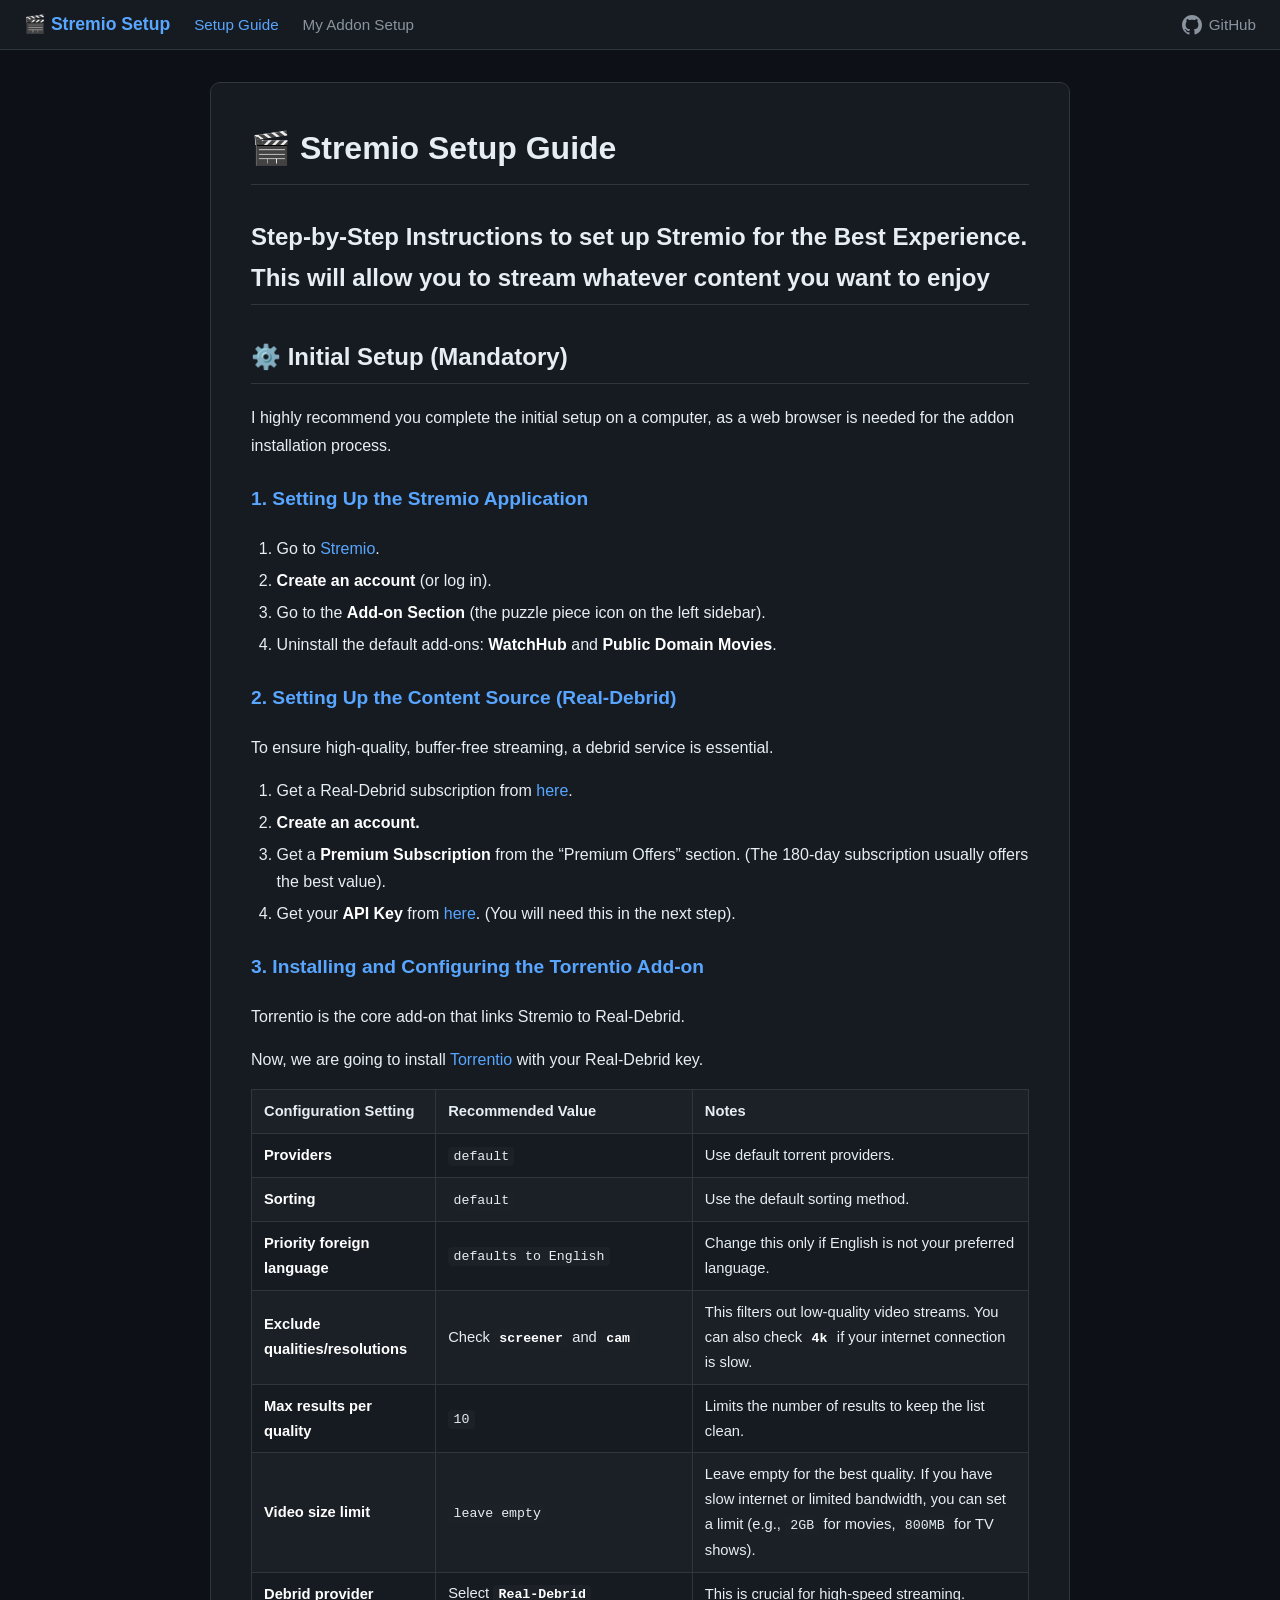
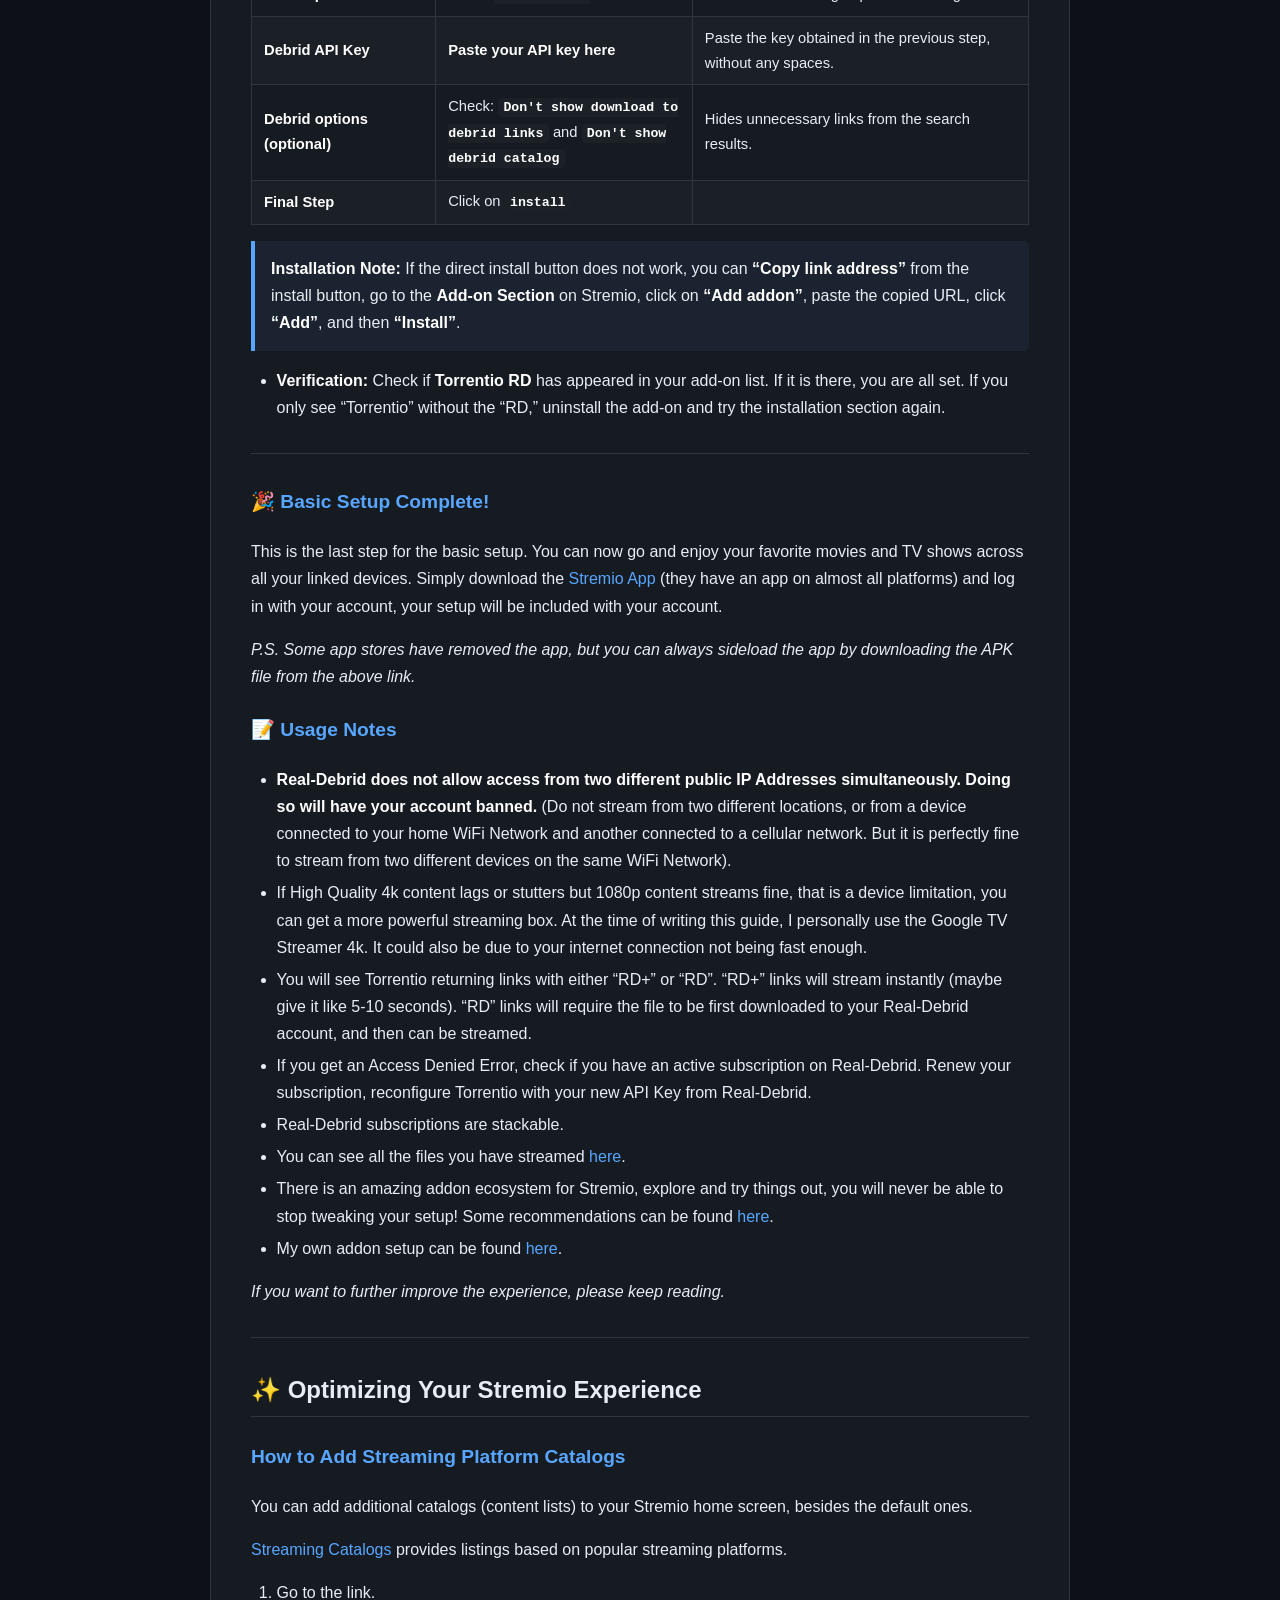
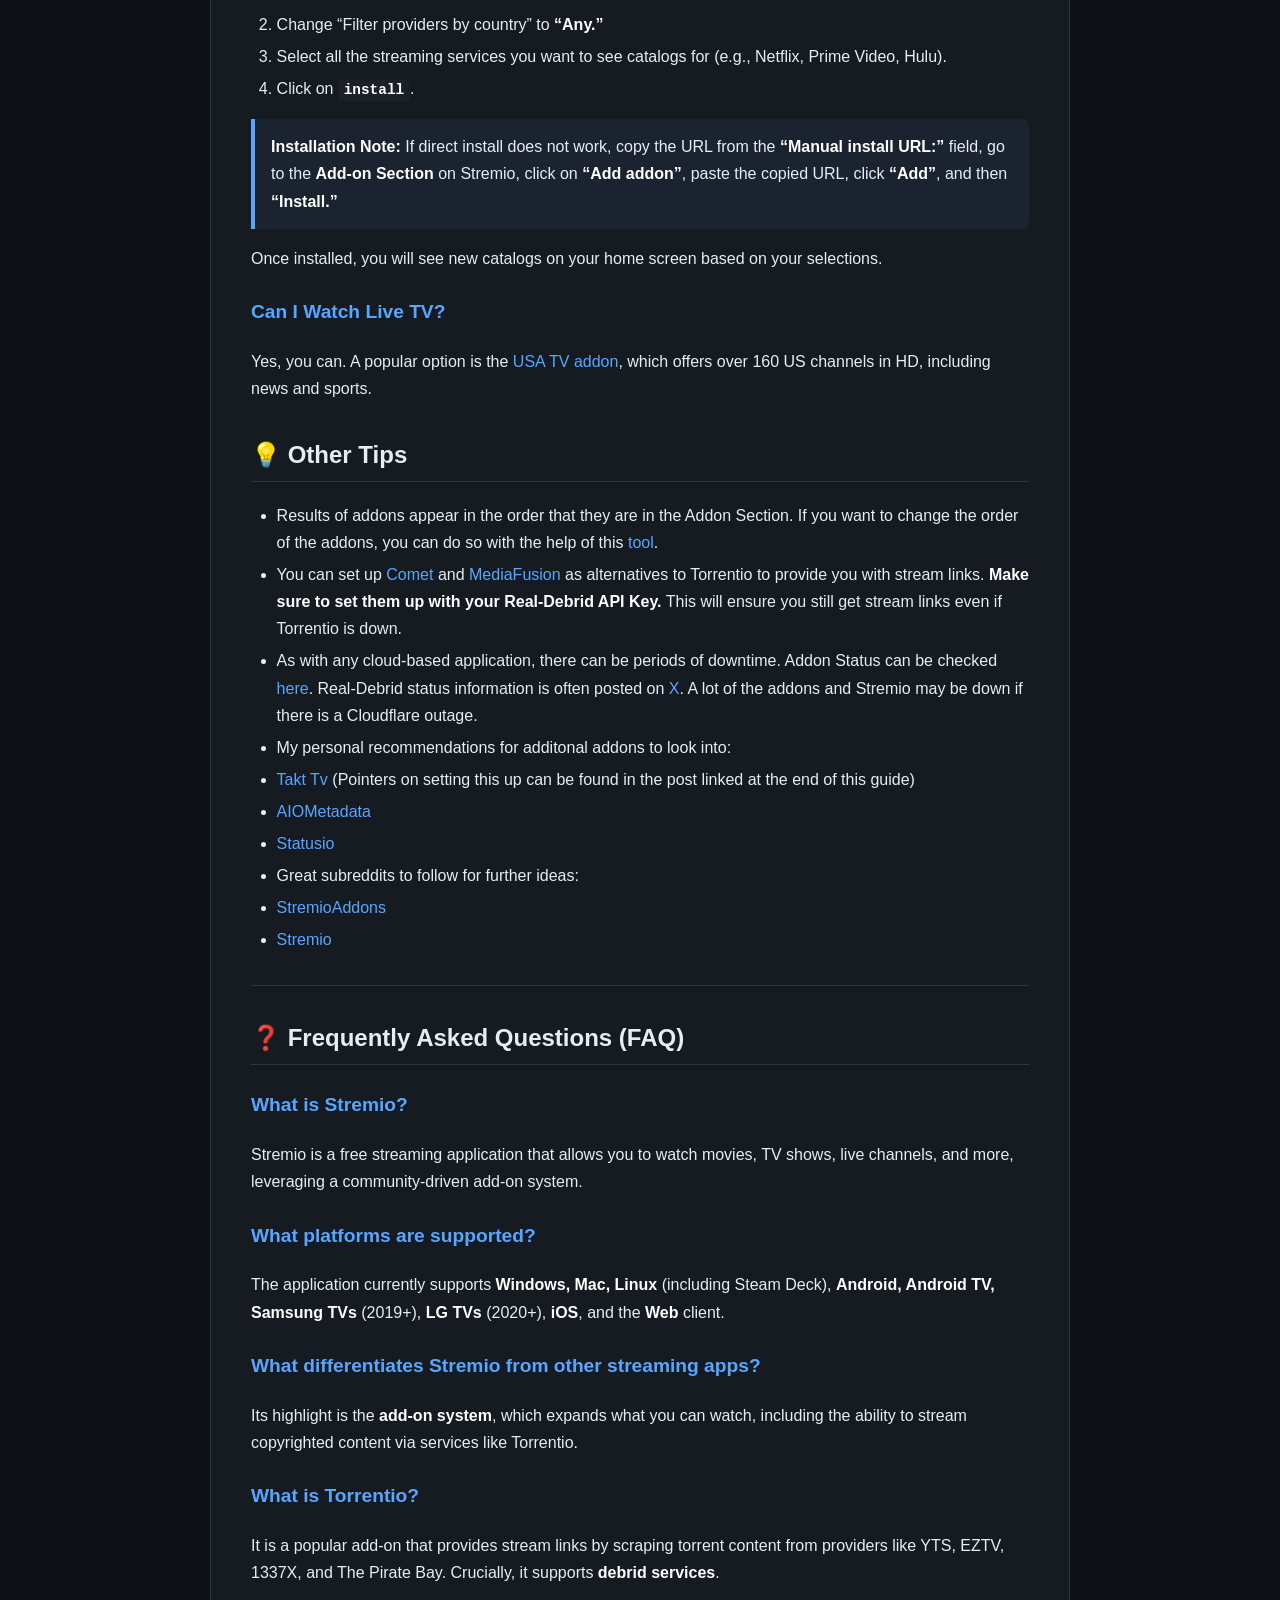
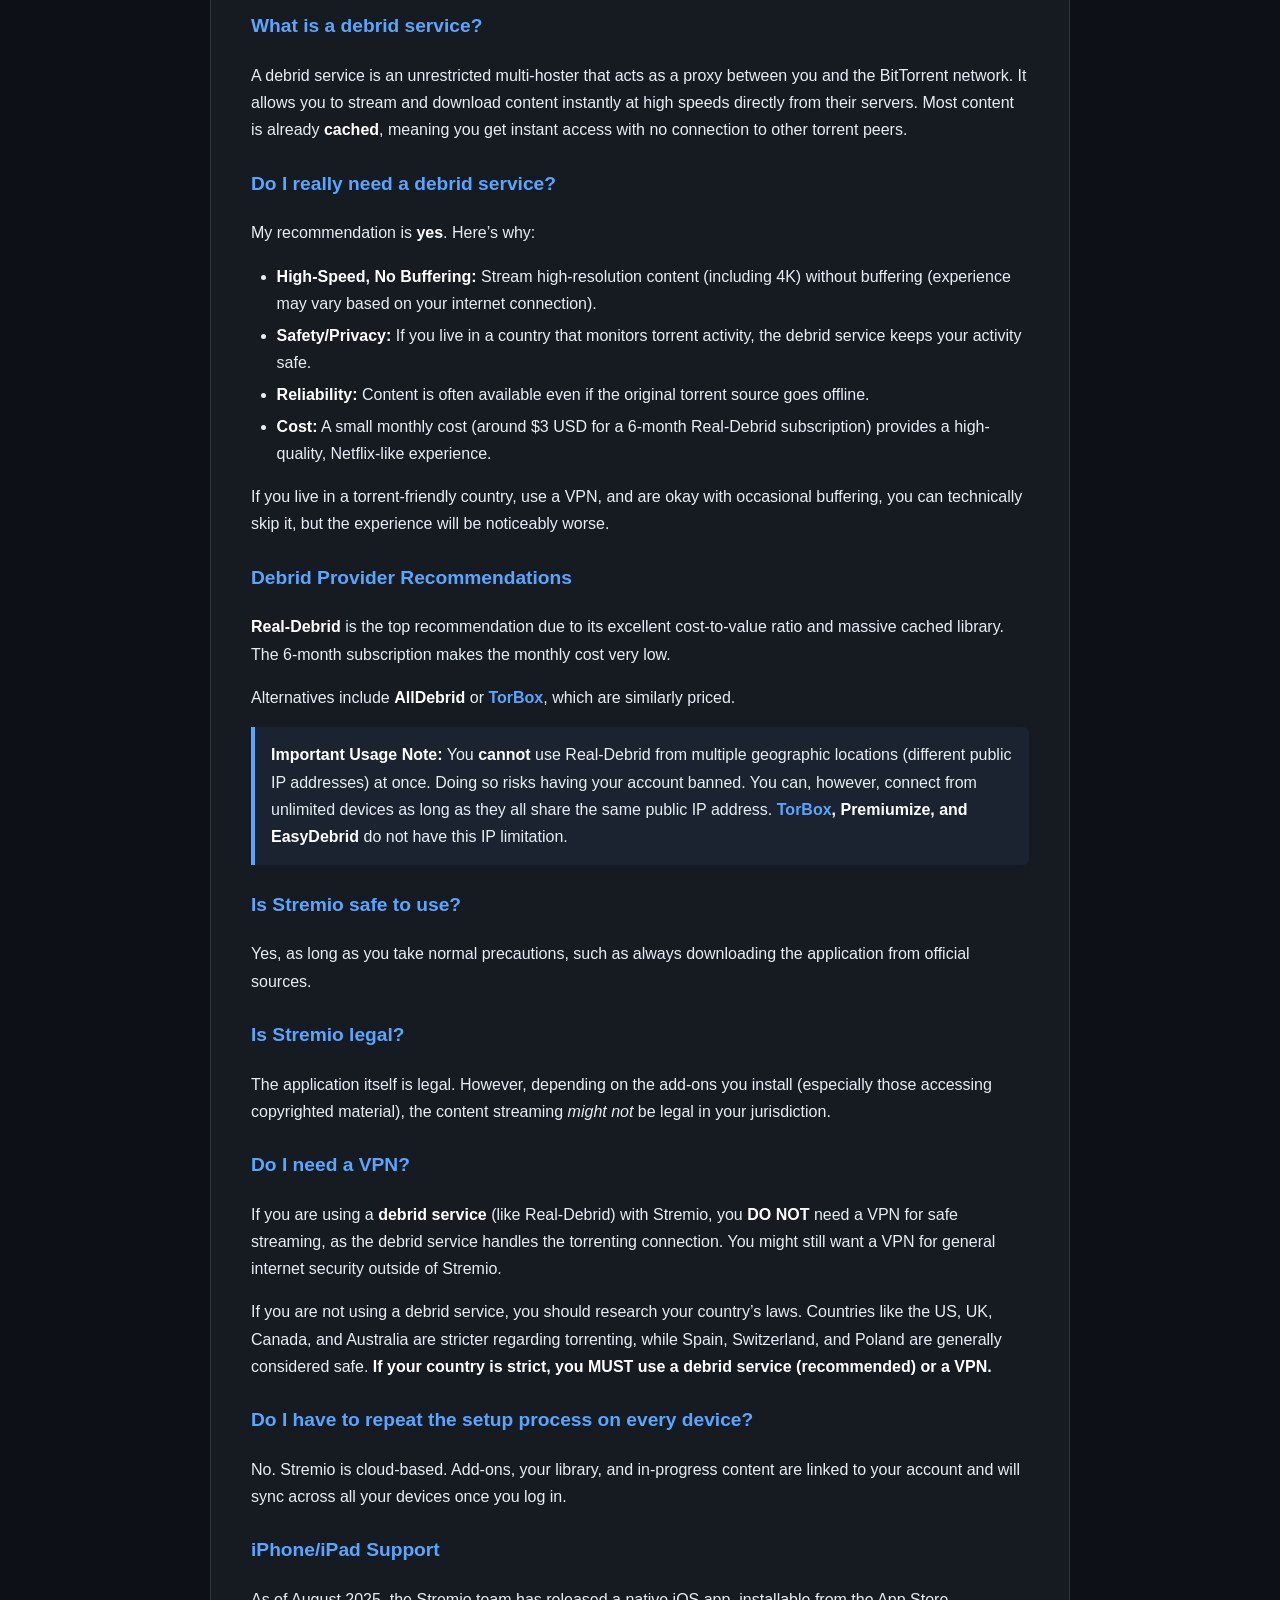
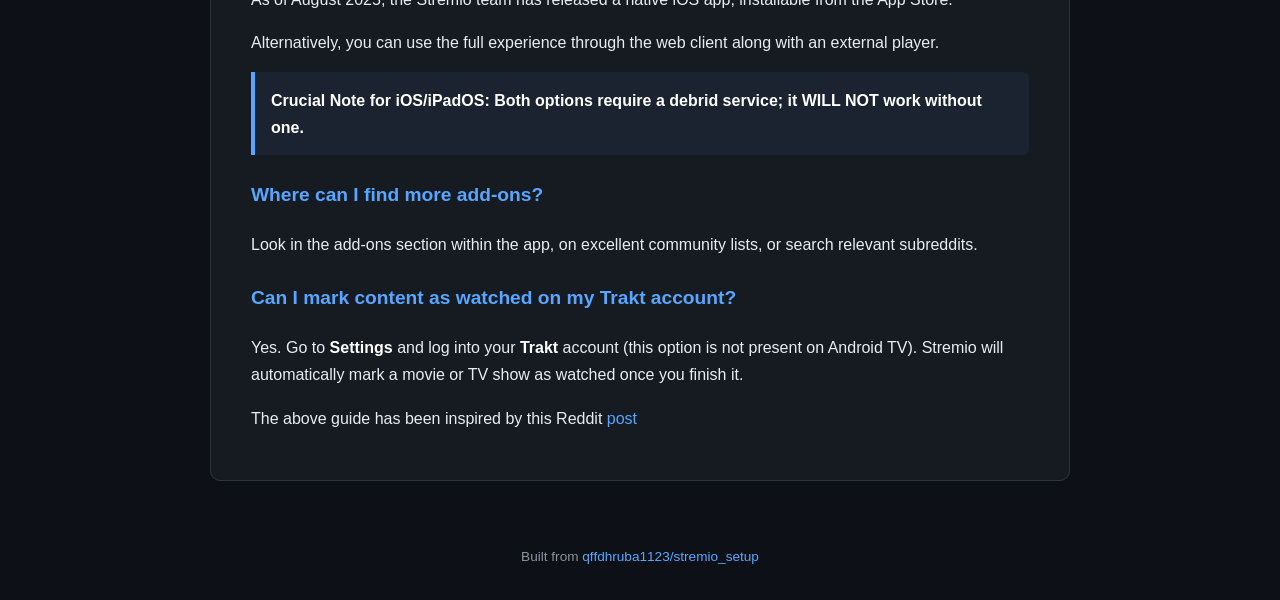
<file: docs/index.html>
<!DOCTYPE html>
<html lang="en">
<head>
    <meta charset="UTF-8" />
    <meta name="viewport" content="width=device-width, initial-scale=1.0" />
    <meta name="google-site-verification" content="xDwZLfStRJ_5f0E4oAh6kBK5lHIzD5dj_LvkGPOubVY" />
    <title>Stremio Setup Guide 2026 – How to Set Up Stremio with Real-Debrid &amp; Torrentio</title>
    <meta name="description" content="Complete step-by-step Stremio setup guide for 2026. Learn how to install Stremio, configure Real-Debrid, set up Torrentio, and stream movies &amp; TV shows in 4K with no buffering." />
    <meta name="keywords" content="Stremio setup guide, Stremio Real-Debrid, Torrentio setup, Stremio addons, Stremio 2026, how to set up Stremio, Stremio streaming guide, Stremio tutorial, best Stremio addons, Stremio debrid" />
    <meta name="author" content="qffdhruba1123" />
    <link rel="canonical" href="https://qffdhruba1123.github.io/stremio_setup/" />

    <!-- Open Graph / Facebook -->
    <meta property="og:type" content="article" />
    <meta property="og:title" content="Stremio Setup Guide 2026 – Real-Debrid, Torrentio &amp; Best Addons" />
    <meta property="og:description" content="Complete step-by-step guide to set up Stremio with Real-Debrid and Torrentio for buffer-free 4K streaming of movies and TV shows." />
    <meta property="og:url" content="https://qffdhruba1123.github.io/stremio_setup/" />
    <meta property="og:site_name" content="Stremio Setup Guide" />

    <!-- Twitter Card -->
    <meta name="twitter:card" content="summary" />
    <meta name="twitter:title" content="Stremio Setup Guide 2026 – Real-Debrid, Torrentio &amp; Best Addons" />
    <meta name="twitter:description" content="Complete step-by-step guide to set up Stremio with Real-Debrid and Torrentio for buffer-free 4K streaming." />

    <link rel="stylesheet" href="styles.css" />

    <!-- JSON-LD Structured Data: HowTo + FAQPage -->
    <script type="application/ld+json">
    {
      "@context": "https://schema.org",
      "@graph": [
        {
          "@type": "HowTo",
          "name": "How to Set Up Stremio with Real-Debrid and Torrentio",
          "description": "Step-by-step instructions to set up Stremio for the best streaming experience using Real-Debrid and Torrentio addons.",
          "step": [
            {
              "@type": "HowToStep",
              "name": "Set up the Stremio application",
              "text": "Go to web.strem.io, create an account or log in, go to the Add-on Section, and uninstall the default add-ons WatchHub and Public Domain Movies.",
              "url": "https://qffdhruba1123.github.io/stremio_setup/#1-setting-up-the-stremio-application"
            },
            {
              "@type": "HowToStep",
              "name": "Set up Real-Debrid",
              "text": "Get a Real-Debrid subscription, create an account, get a Premium Subscription, and obtain your API Key.",
              "url": "https://qffdhruba1123.github.io/stremio_setup/#2-setting-up-the-content-source-real-debrid"
            },
            {
              "@type": "HowToStep",
              "name": "Install and configure Torrentio",
              "text": "Install the Torrentio add-on, configure it with your Real-Debrid API key, exclude low-quality streams, and verify the installation.",
              "url": "https://qffdhruba1123.github.io/stremio_setup/#3-installing-and-configuring-the-torrentio-add-on"
            }
          ]
        },
        {
          "@type": "FAQPage",
          "mainEntity": [
            {
              "@type": "Question",
              "name": "What is Stremio?",
              "acceptedAnswer": {
                "@type": "Answer",
                "text": "Stremio is a free streaming application that allows you to watch movies, TV shows, live channels, and more, leveraging a community-driven add-on system."
              }
            },
            {
              "@type": "Question",
              "name": "What platforms does Stremio support?",
              "acceptedAnswer": {
                "@type": "Answer",
                "text": "Stremio supports Windows, Mac, Linux (including Steam Deck), Android, Android TV, Samsung TVs (2019+), LG TVs (2020+), iOS, and the Web client."
              }
            },
            {
              "@type": "Question",
              "name": "Do I need a debrid service for Stremio?",
              "acceptedAnswer": {
                "@type": "Answer",
                "text": "Yes, a debrid service like Real-Debrid is recommended for high-speed, buffer-free 4K streaming, improved privacy, and reliability. It costs around $3 USD/month with a 6-month subscription."
              }
            },
            {
              "@type": "Question",
              "name": "Do I need a VPN with Stremio?",
              "acceptedAnswer": {
                "@type": "Answer",
                "text": "If you are using a debrid service like Real-Debrid, you do not need a VPN for streaming, as the debrid service handles the torrenting connection. Without a debrid service, a VPN may be needed depending on your country's laws."
              }
            },
            {
              "@type": "Question",
              "name": "What is Torrentio?",
              "acceptedAnswer": {
                "@type": "Answer",
                "text": "Torrentio is a popular Stremio add-on that provides stream links by scraping torrent content from providers like YTS, EZTV, 1337X, and The Pirate Bay, with support for debrid services."
              }
            },
            {
              "@type": "Question",
              "name": "Do I have to repeat the Stremio setup on every device?",
              "acceptedAnswer": {
                "@type": "Answer",
                "text": "No. Stremio is cloud-based. Add-ons, your library, and in-progress content are linked to your account and sync across all devices."
              }
            }
          ]
        }
      ]
    }
    </script>
</head>
<body>
    <nav>
        <a class="brand" href="index.html">🎬 Stremio Setup</a>
        <a href="index.html" class="active">Setup Guide</a>
    <a href="setup.html">My Addon Setup</a>
        <span class="spacer"></span>
        <a class="github-link" href="https://github.com/qffdhruba1123/stremio_setup" target="_blank" rel="noopener">
            <svg height="20" width="20" viewBox="0 0 16 16"><path d="M8 0C3.58 0 0 3.58 0 8c0 3.54 2.29 6.53 5.47 7.59.4.07.55-.17.55-.38 0-.19-.01-.82-.01-1.49-2.01.37-2.53-.49-2.69-.94-.09-.23-.48-.94-.82-1.13-.28-.15-.68-.52-.01-.53.63-.01 1.08.58 1.23.82.72 1.21 1.87.87 2.33.66.07-.52.28-.87.51-1.07-1.78-.2-3.64-.89-3.64-3.95 0-.87.31-1.59.82-2.15-.08-.2-.36-1.02.08-2.12 0 0 .67-.21 2.2.82.64-.18 1.32-.27 2-.27.68 0 1.36.09 2 .27 1.53-1.04 2.2-.82 2.2-.82.44 1.1.16 1.92.08 2.12.51.56.82 1.27.82 2.15 0 3.07-1.87 3.75-3.65 3.95.29.25.54.73.54 1.48 0 1.07-.01 1.93-.01 2.2 0 .21.15.46.55.38A8.013 8.013 0 0016 8c0-4.42-3.58-8-8-8z"/></svg> GitHub
        </a>
    </nav>

    <div class="container">
        <h1 id="stremio-setup-guide">🎬 Stremio Setup Guide</h1>
    <h2 id="step-by-step-instructions-to-set-up-stremio-for-the-best-experience-this-will-allow-you-to-stream-whatever-content-you-want-to-enjoy">Step-by-Step Instructions to set up Stremio for the Best Experience. This will allow you to stream whatever content you want to enjoy</h2>
    <h2 id="initial-setup-mandatory">⚙️ Initial Setup (Mandatory)</h2>
    <p>I highly recommend you complete the initial setup on a computer, as a web browser is needed for the addon installation process.</p>
    <h3 id="1-setting-up-the-stremio-application">1. Setting Up the Stremio Application</h3>
    <ol>
    <li>Go to <a href="https://web.strem.io/">Stremio</a>.</li>
    <li><strong>Create an account</strong> (or log in).</li>
    <li>Go to the <strong>Add-on Section</strong> (the puzzle piece icon on the left sidebar).</li>
    <li>Uninstall the default add-ons: <strong>WatchHub</strong> and <strong>Public Domain Movies</strong>.</li>
    </ol>
    <h3 id="2-setting-up-the-content-source-real-debrid">2. Setting Up the Content Source (Real-Debrid)</h3>
    <p>To ensure high-quality, buffer-free streaming, a debrid service is essential.</p>
    <ol>
    <li>Get a Real-Debrid subscription from <a href="http://real-debrid.com/?id=15891876">here</a>.</li>
    <li><strong>Create an account.</strong></li>
    <li>Get a <strong>Premium Subscription</strong> from the &ldquo;Premium Offers&rdquo; section. (The 180-day subscription usually offers the best value).</li>
    <li>Get your <strong>API Key</strong> from <a href="https://real-debrid.com/apitoken">here</a>. (You will need this in the next step).</li>
    </ol>
    <h3 id="3-installing-and-configuring-the-torrentio-add-on">3. Installing and Configuring the Torrentio Add-on</h3>
    <p>Torrentio is the core add-on that links Stremio to Real-Debrid.</p>
    <p>Now, we are going to install <a href="https://torrentio.strem.fun/">Torrentio</a> with your Real-Debrid key.</p>
    <table>
    <thead>
    <tr>
    <th style="text-align: left;">Configuration Setting</th>
    <th style="text-align: left;">Recommended Value</th>
    <th style="text-align: left;">Notes</th>
    </tr>
    </thead>
    <tbody>
    <tr>
    <td style="text-align: left;"><strong>Providers</strong></td>
    <td style="text-align: left;"><code>default</code></td>
    <td style="text-align: left;">Use default torrent providers.</td>
    </tr>
    <tr>
    <td style="text-align: left;"><strong>Sorting</strong></td>
    <td style="text-align: left;"><code>default</code></td>
    <td style="text-align: left;">Use the default sorting method.</td>
    </tr>
    <tr>
    <td style="text-align: left;"><strong>Priority foreign language</strong></td>
    <td style="text-align: left;"><code>defaults to English</code></td>
    <td style="text-align: left;">Change this only if English is not your preferred language.</td>
    </tr>
    <tr>
    <td style="text-align: left;"><strong>Exclude qualities/resolutions</strong></td>
    <td style="text-align: left;">Check <strong><code>screener</code></strong> and <strong><code>cam</code></strong></td>
    <td style="text-align: left;">This filters out low-quality video streams. You can also check <strong><code>4k</code></strong> if your internet connection is slow.</td>
    </tr>
    <tr>
    <td style="text-align: left;"><strong>Max results per quality</strong></td>
    <td style="text-align: left;"><code>10</code></td>
    <td style="text-align: left;">Limits the number of results to keep the list clean.</td>
    </tr>
    <tr>
    <td style="text-align: left;"><strong>Video size limit</strong></td>
    <td style="text-align: left;"><code>leave empty</code></td>
    <td style="text-align: left;">Leave empty for the best quality. If you have slow internet or limited bandwidth, you can set a limit (e.g., <code>2GB</code> for movies, <code>800MB</code> for TV shows).</td>
    </tr>
    <tr>
    <td style="text-align: left;"><strong>Debrid provider</strong></td>
    <td style="text-align: left;">Select <strong><code>Real-Debrid</code></strong></td>
    <td style="text-align: left;">This is crucial for high-speed streaming.</td>
    </tr>
    <tr>
    <td style="text-align: left;"><strong>Debrid API Key</strong></td>
    <td style="text-align: left;"><strong>Paste your API key here</strong></td>
    <td style="text-align: left;">Paste the key obtained in the previous step, without any spaces.</td>
    </tr>
    <tr>
    <td style="text-align: left;"><strong>Debrid options (optional)</strong></td>
    <td style="text-align: left;">Check: <strong><code>Don't show download to debrid links</code></strong> and <strong><code>Don't show debrid catalog</code></strong></td>
    <td style="text-align: left;">Hides unnecessary links from the search results.</td>
    </tr>
    <tr>
    <td style="text-align: left;"><strong>Final Step</strong></td>
    <td style="text-align: left;">Click on <strong><code>install</code></strong></td>
    <td style="text-align: left;"></td>
    </tr>
    </tbody>
    </table>
    <blockquote>
    <p><strong>Installation Note:</strong>
    If the direct install button does not work, you can <strong>&ldquo;Copy link address&rdquo;</strong> from the install button, go to the <strong>Add-on Section</strong> on Stremio, click on <strong>&ldquo;Add addon&rdquo;</strong>, paste the copied URL, click <strong>&ldquo;Add&rdquo;</strong>, and then <strong>&ldquo;Install&rdquo;</strong>.</p>
    </blockquote>
    <ul>
    <li><strong>Verification:</strong> Check if <strong>Torrentio RD</strong> has appeared in your add-on list. If it is there, you are all set. If you only see &ldquo;Torrentio&rdquo; without the &ldquo;RD,&rdquo; uninstall the add-on and try the installation section again.</li>
    </ul>
    <hr />
    <h3 id="basic-setup-complete">🎉 Basic Setup Complete!</h3>
    <p>This is the last step for the basic setup. You can now go and enjoy your favorite movies and TV shows across all your linked devices.
    Simply download the <a href="https://www.stremio.com/downloads">Stremio App</a> (they have an app on almost all platforms) and log in with your account, your setup will be included with your account.</p>
    <p><em>P.S. Some app stores have removed the app, but you can always sideload the app by downloading the APK file from the above link.</em></p>
    <h3 id="usage-notes">📝 Usage Notes</h3>
    <ul>
    <li><strong>Real-Debrid does not allow access from two different public IP Addresses simultaneously. Doing so will have your account banned.</strong> (Do not stream from two different locations, or from a device connected to your home WiFi Network and another connected to a cellular network. But it is perfectly fine to stream from two different devices on the same WiFi Network).</li>
    <li>If High Quality 4k content lags or stutters but 1080p content streams fine, that is a device limitation, you can get a more powerful streaming box. At the time of writing this guide, I personally use the Google TV Streamer 4k. It could also be due to your internet connection not being fast enough.</li>
    <li>You will see Torrentio returning links with either &ldquo;RD+&rdquo; or &ldquo;RD&rdquo;. &ldquo;RD+&rdquo; links will stream instantly (maybe give it like 5-10 seconds). &ldquo;RD&rdquo; links will require the file to be first downloaded to your Real-Debrid account, and then can be streamed.</li>
    <li>If you get an Access Denied Error, check if you have an active subscription on Real-Debrid. Renew your subscription, reconfigure Torrentio with your new API Key from Real-Debrid.</li>
    <li>Real-Debrid subscriptions are stackable.</li>
    <li>You can see all the files you have streamed <a href="https://real-debrid.com/downloads">here</a>.</li>
    <li>There is an amazing addon ecosystem for Stremio, explore and try things out, you will never be able to stop tweaking your setup! Some recommendations can be found <a href="index.html#-other-tips">here</a>.</li>
    <li>My own addon setup can be found <a href="setup.html">here</a>.</li>
    </ul>
    <p><em>If you want to further improve the experience, please keep reading.</em></p>
    <hr />
    <h2 id="optimizing-your-stremio-experience">✨ Optimizing Your Stremio Experience</h2>
    <h3 id="how-to-add-streaming-platform-catalogs">How to Add Streaming Platform Catalogs</h3>
    <p>You can add additional catalogs (content lists) to your Stremio home screen, besides the default ones.</p>
    <p><a href="https://7a82163c306e-stremio-netflix-catalog-addon.baby-beamup.club/">Streaming Catalogs</a> provides listings based on popular streaming platforms.</p>
    <ol>
    <li>Go to the link.</li>
    <li>Change &ldquo;Filter providers by country&rdquo; to <strong>&ldquo;Any.&rdquo;</strong></li>
    <li>Select all the streaming services you want to see catalogs for (e.g., Netflix, Prime Video, Hulu).</li>
    <li>Click on <strong><code>install</code></strong>.</li>
    </ol>
    <blockquote>
    <p><strong>Installation Note:</strong>
    If direct install does not work, copy the URL from the <strong>&ldquo;Manual install URL:&rdquo;</strong> field, go to the <strong>Add-on Section</strong> on Stremio, click on <strong>&ldquo;Add addon&rdquo;</strong>, paste the copied URL, click <strong>&ldquo;Add&rdquo;</strong>, and then <strong>&ldquo;Install.&rdquo;</strong></p>
    </blockquote>
    <p>Once installed, you will see new catalogs on your home screen based on your selections.</p>
    <h3 id="can-i-watch-live-tv">Can I Watch Live TV?</h3>
    <p>Yes, you can. A popular option is the <a href="https://stremio-addons.net/addons/usa-tv">USA TV addon</a>, which offers over 160 US channels in HD, including news and sports.</p>
    <h2 id="other-tips">💡 Other Tips</h2>
    <ul>
    <li>Results of addons appear in the order that they are in the Addon Section. If you want to change the order of the addons, you can do so with the help of this <a href="https://stremio-addon-manager.vercel.app/">tool</a>.</li>
    <li>You can set up <a href="https://comet.elfhosted.com/configure">Comet</a> and <a href="https://mediafusion.elfhosted.com/configure">MediaFusion</a> as alternatives to Torrentio to provide you with stream links. <strong>Make sure to set them up with your Real-Debrid API Key.</strong> This will ensure you still get stream links even if Torrentio is down.</li>
    <li>As with any cloud-based application, there can be periods of downtime. Addon Status can be checked <a href="https://stremio-addons.net/">here</a>. Real-Debrid status information is often posted on <a href="https://x.com/RealDebrid">X</a>. A lot of the addons and Stremio may be down if there is a Cloudflare outage.</li>
    <li>My personal recommendations for additonal addons to look into:</li>
    <li><a href="https://trakt.dexter21767.com/configure/">Takt Tv</a> (Pointers on setting this up can be found in the post linked at the end of this guide)</li>
    <li><a href="https://aiometadata.elfhosted.com/configure/">AIOMetadata</a></li>
    <li><a href="https://statusio.elfhosted.com/configure">Statusio</a></li>
    <li>Great subreddits to follow for further ideas:</li>
    <li><a href="https://www.reddit.com/r/StremioAddons/">StremioAddons</a></li>
    <li><a href="https://www.reddit.com/r/Stremio/">Stremio</a> </li>
    </ul>
    <hr />
    <h2 id="frequently-asked-questions-faq">❓ Frequently Asked Questions (FAQ)</h2>
    <h3 id="what-is-stremio">What is Stremio?</h3>
    <p>Stremio is a free streaming application that allows you to watch movies, TV shows, live channels, and more, leveraging a community-driven add-on system.</p>
    <h3 id="what-platforms-are-supported">What platforms are supported?</h3>
    <p>The application currently supports <strong>Windows, Mac, Linux</strong> (including Steam Deck), <strong>Android, Android TV, Samsung TVs</strong> (2019+), <strong>LG TVs</strong> (2020+), <strong>iOS</strong>, and the <strong>Web</strong> client.</p>
    <h3 id="what-differentiates-stremio-from-other-streaming-apps">What differentiates Stremio from other streaming apps?</h3>
    <p>Its highlight is the <strong>add-on system</strong>, which expands what you can watch, including the ability to stream copyrighted content via services like Torrentio.</p>
    <h3 id="what-is-torrentio">What is Torrentio?</h3>
    <p>It is a popular add-on that provides stream links by scraping torrent content from providers like YTS, EZTV, 1337X, and The Pirate Bay. Crucially, it supports <strong>debrid services</strong>.</p>
    <h3 id="what-is-a-debrid-service">What is a debrid service?</h3>
    <p>A debrid service is an unrestricted multi-hoster that acts as a proxy between you and the BitTorrent network. It allows you to stream and download content instantly at high speeds directly from their servers. Most content is already <strong>cached</strong>, meaning you get instant access with no connection to other torrent peers.</p>
    <h3 id="do-i-really-need-a-debrid-service">Do I really need a debrid service?</h3>
    <p>My recommendation is <strong>yes</strong>. Here’s why:</p>
    <ul>
    <li><strong>High-Speed, No Buffering:</strong> Stream high-resolution content (including 4K) without buffering (experience may vary based on your internet connection).</li>
    <li><strong>Safety/Privacy:</strong> If you live in a country that monitors torrent activity, the debrid service keeps your activity safe.</li>
    <li><strong>Reliability:</strong> Content is often available even if the original torrent source goes offline.</li>
    <li><strong>Cost:</strong> A small monthly cost (around $3 USD for a 6-month Real-Debrid subscription) provides a high-quality, Netflix-like experience.</li>
    </ul>
    <p>If you live in a torrent-friendly country, use a VPN, and are okay with occasional buffering, you can technically skip it, but the experience will be noticeably worse.</p>
    <h3 id="debrid-provider-recommendations">Debrid Provider Recommendations</h3>
    <p><strong>Real-Debrid</strong> is the top recommendation due to its excellent cost-to-value ratio and massive cached library. The 6-month subscription makes the monthly cost very low.</p>
    <p>Alternatives include <strong>AllDebrid</strong> or <strong><a href="https://torbox.app/subscription?referral=d48847e0-6222-4a07-807d-e9669b345052" target="_blank" rel="noopener">TorBox</a></strong>, which are similarly priced.</p>
    <blockquote>
    <p><strong>Important Usage Note:</strong>
    You <strong>cannot</strong> use Real-Debrid from multiple geographic locations (different public IP addresses) at once. Doing so risks having your account banned. You can, however, connect from unlimited devices as long as they all share the same public IP address. <strong><a href="https://torbox.app/subscription?referral=d48847e0-6222-4a07-807d-e9669b345052" target="_blank" rel="noopener">TorBox</a>, Premiumize, and EasyDebrid</strong> do not have this IP limitation.</p>
    </blockquote>
    <h3 id="is-stremio-safe-to-use">Is Stremio safe to use?</h3>
    <p>Yes, as long as you take normal precautions, such as always downloading the application from official sources.</p>
    <h3 id="is-stremio-legal">Is Stremio legal?</h3>
    <p>The application itself is legal. However, depending on the add-ons you install (especially those accessing copyrighted material), the content streaming <em>might not</em> be legal in your jurisdiction.</p>
    <h3 id="do-i-need-a-vpn">Do I need a VPN?</h3>
    <p>If you are using a <strong>debrid service</strong> (like Real-Debrid) with Stremio, you <strong>DO NOT</strong> need a VPN for safe streaming, as the debrid service handles the torrenting connection. You might still want a VPN for general internet security outside of Stremio.</p>
    <p>If you are not using a debrid service, you should research your country&rsquo;s laws. Countries like the US, UK, Canada, and Australia are stricter regarding torrenting, while Spain, Switzerland, and Poland are generally considered safe. <strong>If your country is strict, you MUST use a debrid service (recommended) or a VPN.</strong></p>
    <h3 id="do-i-have-to-repeat-the-setup-process-on-every-device">Do I have to repeat the setup process on every device?</h3>
    <p>No. Stremio is cloud-based. Add-ons, your library, and in-progress content are linked to your account and will sync across all your devices once you log in.</p>
    <h3 id="iphoneipad-support">iPhone/iPad Support</h3>
    <p>As of August 2025, the Stremio team has released a native iOS app, installable from the App Store.</p>
    <p>Alternatively, you can use the full experience through the web client along with an external player.</p>
    <blockquote>
    <p><strong>Crucial Note for iOS/iPadOS:</strong>
    <strong>Both options require a debrid service; it WILL NOT work without one.</strong></p>
    </blockquote>
    <h3 id="where-can-i-find-more-add-ons">Where can I find more add-ons?</h3>
    <p>Look in the add-ons section within the app, on excellent community lists, or search relevant subreddits.</p>
    <h3 id="can-i-mark-content-as-watched-on-my-trakt-account">Can I mark content as watched on my Trakt account?</h3>
    <p>Yes. Go to <strong>Settings</strong> and log into your <strong>Trakt</strong> account (this option is not present on Android TV). Stremio will automatically mark a movie or TV show as watched once you finish it.</p>
    <p>The above guide has been inspired by this Reddit <a href="https://www.reddit.com/r/StremioAddons/comments/17833ms/stremio_all_you_need_to_know/">post</a></p>
    </div>

    <footer>
        Built from <a href="https://github.com/qffdhruba1123/stremio_setup">qffdhruba1123/stremio_setup</a>
    </footer>

    <script data-goatcounter="https://qffdstremiosetup.goatcounter.com/count"
            async src="//gc.zgo.at/count.js"></script>
</body>
</html>
</file>
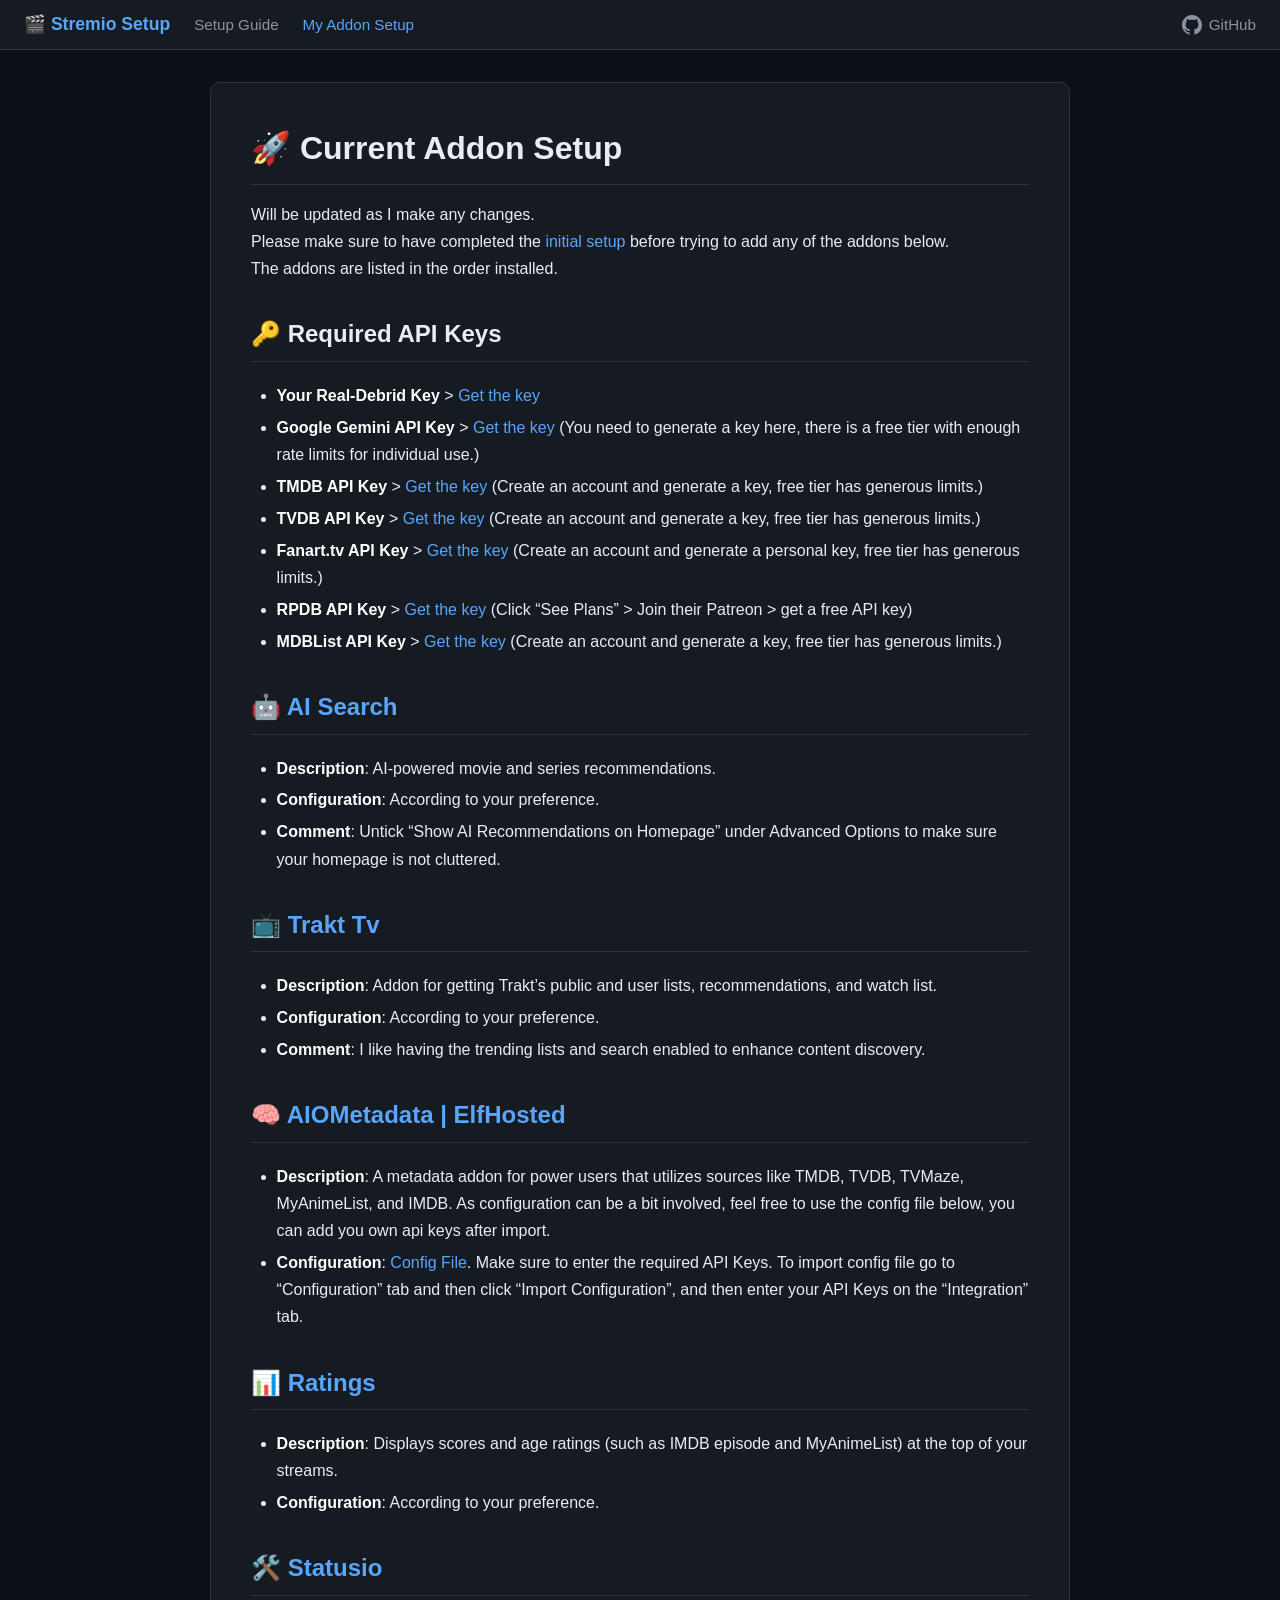
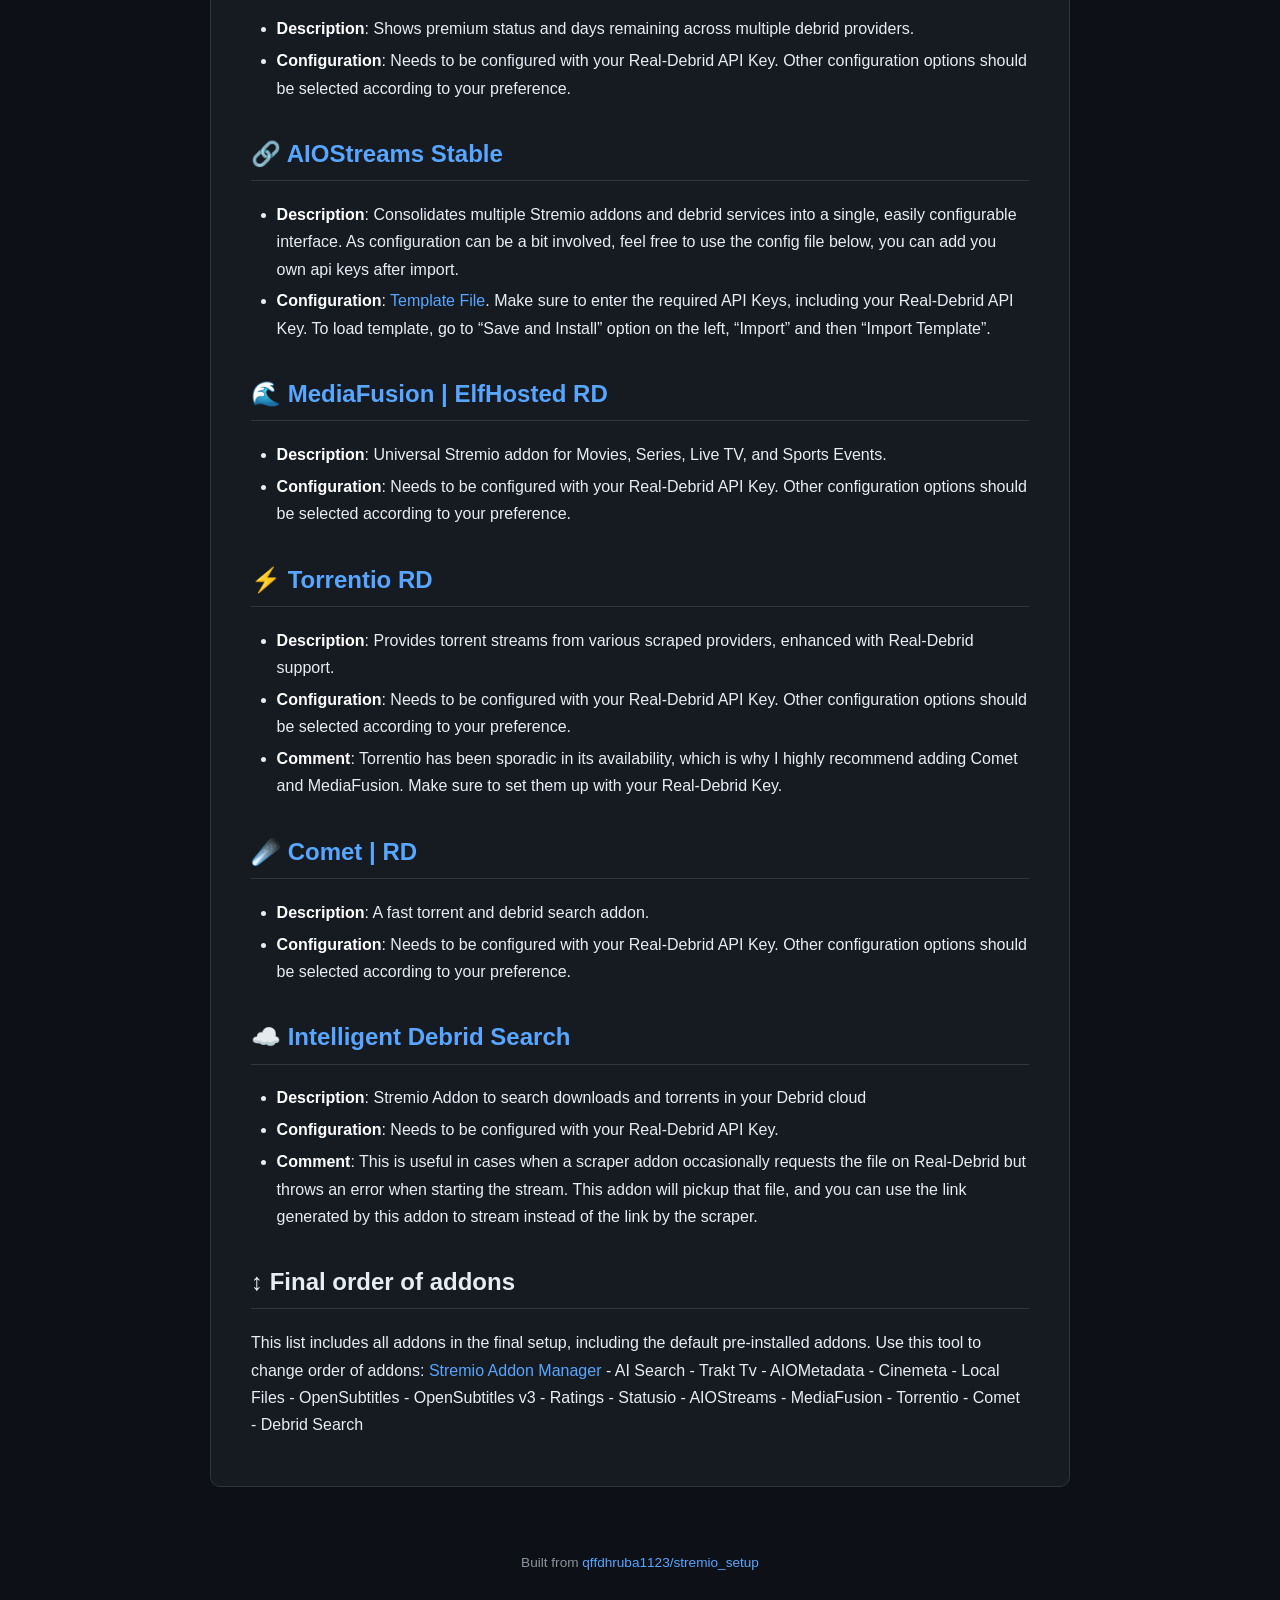
<file: docs/setup.html>
<!DOCTYPE html>
<html lang="en">
<head>
    <meta charset="UTF-8" />
    <meta name="viewport" content="width=device-width, initial-scale=1.0" />
    <meta name="google-site-verification" content="xDwZLfStRJ_5f0E4oAh6kBK5lHIzD5dj_LvkGPOubVY" />
    <title>Best Stremio Addon Setup 2026 – Torrentio, Comet, MediaFusion &amp; More</title>
    <meta name="description" content="My current Stremio addon setup for 2026 including Torrentio, Comet, MediaFusion, AIOStreams, Trakt TV, and AIOMetadata. Configurations and templates included." />
    <meta name="keywords" content="Stremio addons, best Stremio addon setup, Stremio Torrentio, Stremio Comet, MediaFusion Stremio, AIOStreams, Trakt Stremio, Stremio addon list 2026" />
    <meta name="author" content="qffdhruba1123" />
    <link rel="canonical" href="https://qffdhruba1123.github.io/stremio_setup/setup.html" />

    <!-- Open Graph / Facebook -->
    <meta property="og:type" content="article" />
    <meta property="og:title" content="Best Stremio Addon Setup 2026 – Full Configuration Guide" />
    <meta property="og:description" content="Complete Stremio addon stack: Torrentio, Comet, MediaFusion, AIOStreams, AIOMetadata, and more. Includes config files and setup order." />
    <meta property="og:url" content="https://qffdhruba1123.github.io/stremio_setup/setup.html" />
    <meta property="og:site_name" content="Stremio Setup Guide" />

    <!-- Twitter Card -->
    <meta name="twitter:card" content="summary" />
    <meta name="twitter:title" content="Best Stremio Addon Setup 2026 – Full Configuration Guide" />
    <meta name="twitter:description" content="Complete Stremio addon stack with configurations: Torrentio, Comet, MediaFusion, AIOStreams, and more." />

    <link rel="stylesheet" href="styles.css" />

    <!-- JSON-LD Structured Data: ItemList -->
    <script type="application/ld+json">
    {
      "@context": "https://schema.org",
      "@type": "ItemList",
      "name": "Best Stremio Addon Setup 2026",
      "description": "A curated list of the best Stremio addons for streaming movies, TV shows, and live TV with Real-Debrid.",
      "numberOfItems": 10,
      "itemListElement": [
        { "@type": "ListItem", "position": 1, "name": "AI Search", "url": "https://stremio.itcon.au/aisearch/configure" },
        { "@type": "ListItem", "position": 2, "name": "Trakt TV", "url": "https://trakt.dexter21767.com/configure/" },
        { "@type": "ListItem", "position": 3, "name": "AIOMetadata", "url": "https://aiometadata.elfhosted.com/configure/" },
        { "@type": "ListItem", "position": 4, "name": "Ratings", "url": "https://72059fbbd1e5-stremio-addon-ratings.baby-beamup.club/configure/" },
        { "@type": "ListItem", "position": 5, "name": "Statusio", "url": "https://statusio.elfhosted.com/configure" },
        { "@type": "ListItem", "position": 6, "name": "AIOStreams Stable", "url": "https://aiostreamsfortheweebsstable.midnightignite.me/stremio/configure" },
        { "@type": "ListItem", "position": 7, "name": "MediaFusion", "url": "https://mediafusion.elfhosted.com/configure" },
        { "@type": "ListItem", "position": 8, "name": "Torrentio RD", "url": "https://torrentio.strem.fun/configure" },
        { "@type": "ListItem", "position": 9, "name": "Comet RD", "url": "https://comet.elfhosted.com/configure" },
        { "@type": "ListItem", "position": 10, "name": "Intelligent Debrid Search", "url": "https://intell-debridsearch.nepiraw.com/configure" }
      ]
    }
    </script>
</head>
<body>
    <nav>
        <a class="brand" href="index.html">🎬 Stremio Setup</a>
        <a href="index.html">Setup Guide</a>
    <a href="setup.html" class="active">My Addon Setup</a>
        <span class="spacer"></span>
        <a class="github-link" href="https://github.com/qffdhruba1123/stremio_setup" target="_blank" rel="noopener">
            <svg height="20" width="20" viewBox="0 0 16 16"><path d="M8 0C3.58 0 0 3.58 0 8c0 3.54 2.29 6.53 5.47 7.59.4.07.55-.17.55-.38 0-.19-.01-.82-.01-1.49-2.01.37-2.53-.49-2.69-.94-.09-.23-.48-.94-.82-1.13-.28-.15-.68-.52-.01-.53.63-.01 1.08.58 1.23.82.72 1.21 1.87.87 2.33.66.07-.52.28-.87.51-1.07-1.78-.2-3.64-.89-3.64-3.95 0-.87.31-1.59.82-2.15-.08-.2-.36-1.02.08-2.12 0 0 .67-.21 2.2.82.64-.18 1.32-.27 2-.27.68 0 1.36.09 2 .27 1.53-1.04 2.2-.82 2.2-.82.44 1.1.16 1.92.08 2.12.51.56.82 1.27.82 2.15 0 3.07-1.87 3.75-3.65 3.95.29.25.54.73.54 1.48 0 1.07-.01 1.93-.01 2.2 0 .21.15.46.55.38A8.013 8.013 0 0016 8c0-4.42-3.58-8-8-8z"/></svg> GitHub
        </a>
    </nav>

    <div class="container">
        <h1 id="current-addon-setup">🚀 Current Addon Setup</h1>
    <p>Will be updated as I make any changes.<br />
    Please make sure to have completed the <a href="index.html">initial setup</a> before trying to add any of the addons below.<br />
    The addons are listed in the order installed.</p>
    <h2 id="required-api-keys">🔑 Required API Keys</h2>
    <ul>
    <li><strong>Your Real-Debrid Key</strong> &gt; <a href="https://real-debrid.com/apitoken">Get the key</a></li>
    <li><strong>Google Gemini API Key</strong> &gt; <a href="https://aistudio.google.com/app/apikey">Get the key</a> (You need to generate a key here, there is a free tier with enough rate limits for individual use.)</li>
    <li><strong>TMDB API Key</strong> &gt; <a href="https://www.themoviedb.org/settings/api">Get the key</a> (Create an account and generate a key, free tier has generous limits.)</li>
    <li><strong>TVDB API Key</strong> &gt; <a href="https://thetvdb.com/api-information">Get the key</a> (Create an account and generate a key, free tier has generous limits.)</li>
    <li><strong>Fanart.tv API Key</strong> &gt; <a href="https://fanart.tv/get-an-api-key/">Get the key</a> (Create an account and generate a personal key, free tier has generous limits.)</li>
    <li><strong>RPDB API Key</strong> &gt; <a href="https://ratingposterdb.com/">Get the key</a> (Click &ldquo;See Plans&rdquo; &gt; Join their Patreon &gt; get a free API key)</li>
    <li><strong>MDBList API Key</strong> &gt; <a href="https://mdblist.com/">Get the key</a> (Create an account and generate a key, free tier has generous limits.)</li>
    </ul>
    <h2 id="ai-search">🤖 <a href="https://stremio.itcon.au/aisearch/configure">AI Search</a></h2>
    <ul>
    <li><strong>Description</strong>: AI-powered movie and series recommendations.</li>
    <li><strong>Configuration</strong>: According to your preference.</li>
    <li><strong>Comment</strong>: Untick &ldquo;Show AI Recommendations on Homepage&rdquo; under Advanced Options to make sure your homepage is not cluttered.</li>
    </ul>
    <h2 id="trakt-tv">📺 <a href="https://trakt.dexter21767.com/configure/">Trakt Tv</a></h2>
    <ul>
    <li><strong>Description</strong>: Addon for getting Trakt&rsquo;s public and user lists, recommendations, and watch list.</li>
    <li><strong>Configuration</strong>: According to your preference.</li>
    <li><strong>Comment</strong>: I like having the trending lists and search enabled to enhance content discovery.</li>
    </ul>
    <h2 id="aiometadata-elfhosted">🧠 <a href="https://aiometadata.elfhosted.com/configure/">AIOMetadata | ElfHosted</a></h2>
    <ul>
    <li><strong>Description</strong>: A metadata addon for power users that utilizes sources like TMDB, TVDB, TVMaze, MyAnimeList, and IMDB. As configuration can be a bit involved, feel free to use the config file below, you can add you own api keys after import.</li>
    <li><strong>Configuration</strong>: <a href="aiometadata-config.json">Config File</a>. Make sure to enter the required API Keys. To import config file go to &ldquo;Configuration&rdquo; tab and then click &ldquo;Import Configuration&rdquo;, and then enter your API Keys on the &ldquo;Integration&rdquo; tab.</li>
    </ul>
    <h2 id="ratings">📊 <a href="https://72059fbbd1e5-stremio-addon-ratings.baby-beamup.club/configure/#/">Ratings</a></h2>
    <ul>
    <li><strong>Description</strong>: Displays scores and age ratings (such as IMDB episode and MyAnimeList) at the top of your streams.</li>
    <li><strong>Configuration</strong>: According to your preference.</li>
    </ul>
    <h2 id="statusio">🛠️ <a href="https://statusio.elfhosted.com/configure">Statusio</a></h2>
    <ul>
    <li><strong>Description</strong>: Shows premium status and days remaining across multiple debrid providers.</li>
    <li><strong>Configuration</strong>: Needs to be configured with your Real-Debrid API Key. Other configuration options should be selected according to your preference.</li>
    </ul>
    <h2 id="aiostreams-stable">🔗 <a href="https://aiostreamsfortheweebsstable.midnightignite.me/stremio/configure">AIOStreams Stable</a></h2>
    <ul>
    <li><strong>Description</strong>: Consolidates multiple Stremio addons and debrid services into a single, easily configurable interface. As configuration can be a bit involved, feel free to use the config file below, you can add you own api keys after import.</li>
    <li><strong>Configuration</strong>: <a href="aiostream-template.json">Template File</a>. Make sure to enter the required API Keys, including your Real-Debrid API Key. To load template, go to &ldquo;Save and Install&rdquo; option on the left, &ldquo;Import&rdquo; and then &ldquo;Import Template&rdquo;.</li>
    </ul>
    <h2 id="mediafusion-elfhosted-rd">🌊 <a href="https://mediafusion.elfhosted.com/configure">MediaFusion | ElfHosted RD</a></h2>
    <ul>
    <li><strong>Description</strong>: Universal Stremio addon for Movies, Series, Live TV, and Sports Events.</li>
    <li><strong>Configuration</strong>: Needs to be configured with your Real-Debrid API Key. Other configuration options should be selected according to your preference.</li>
    </ul>
    <h2 id="torrentio-rd">⚡ <a href="https://torrentio.strem.fun/configure">Torrentio RD</a></h2>
    <ul>
    <li><strong>Description</strong>: Provides torrent streams from various scraped providers, enhanced with Real-Debrid support.</li>
    <li><strong>Configuration</strong>: Needs to be configured with your Real-Debrid API Key. Other configuration options should be selected according to your preference.</li>
    <li><strong>Comment</strong>: Torrentio has been sporadic in its availability, which is why I highly recommend adding Comet and MediaFusion. Make sure to set them up with your Real-Debrid Key.</li>
    </ul>
    <h2 id="comet-rd">☄️ <a href="https://comet.elfhosted.com/configure">Comet | RD</a></h2>
    <ul>
    <li><strong>Description</strong>: A fast torrent and debrid search addon.</li>
    <li><strong>Configuration</strong>: Needs to be configured with your Real-Debrid API Key. Other configuration options should be selected according to your preference.</li>
    </ul>
    <h2 id="intelligent-debrid-search">☁️ <a href="https://intell-debridsearch.nepiraw.com/configure">Intelligent Debrid Search</a></h2>
    <ul>
    <li><strong>Description</strong>: Stremio Addon to search downloads and torrents in your Debrid cloud</li>
    <li><strong>Configuration</strong>: Needs to be configured with your Real-Debrid API Key.</li>
    <li><strong>Comment</strong>: This is useful in cases when a scraper addon occasionally requests the file on Real-Debrid but throws an error when starting the stream. This addon will pickup that file, and you can use the link generated by this addon to stream instead of the link by the scraper.</li>
    </ul>
    <h2 id="final-order-of-addons">↕️ Final order of addons</h2>
    <p>This list includes all addons in the final setup, including the default pre-installed addons.
    Use this tool to change order of addons: <a href="https://stremio-addon-manager.vercel.app/">Stremio Addon Manager</a>
    - AI Search
    - Trakt Tv
    - AIOMetadata
    - Cinemeta
    - Local Files
    - OpenSubtitles
    - OpenSubtitles v3
    - Ratings
    - Statusio
    - AIOStreams
    - MediaFusion
    - Torrentio
    - Comet
    - Debrid Search</p>
    </div>

    <footer>
        Built from <a href="https://github.com/qffdhruba1123/stremio_setup">qffdhruba1123/stremio_setup</a>
    </footer>

    <script data-goatcounter="https://qffdstremiosetup.goatcounter.com/count"
            async src="//gc.zgo.at/count.js"></script>
</body>
</html>
</file>
<file: docs/styles.css>
:root {
    --bg: #0d1117;
    --surface: #161b22;
    --border: #30363d;
    --text: #e6edf3;
    --text-muted: #8b949e;
    --accent: #58a6ff;
    --accent-hover: #79c0ff;
    --code-bg: #1c2128;
    --success: #3fb950;
    --warning: #d29922;
}
*, *::before, *::after { box-sizing: border-box; }
html { scroll-behavior: smooth; }
body {
    margin: 0;
    font-family: -apple-system, BlinkMacSystemFont, 'Segoe UI', Noto Sans,
                 Helvetica, Arial, sans-serif;
    font-size: 16px;
    line-height: 1.7;
    color: var(--text);
    background: var(--bg);
}

/* ---------- Navigation ---------- */
nav {
    position: sticky;
    top: 0;
    z-index: 100;
    background: var(--surface);
    border-bottom: 1px solid var(--border);
    padding: 0.6rem 1.5rem;
    display: flex;
    align-items: center;
    gap: 1.5rem;
    backdrop-filter: blur(10px);
}
nav .brand {
    font-weight: 700;
    font-size: 1.1rem;
    color: var(--accent);
    text-decoration: none;
}
nav a {
    color: var(--text-muted);
    text-decoration: none;
    font-size: 0.95rem;
    transition: color 0.2s;
}
nav a:hover, nav a.active { color: var(--accent); }
nav .spacer { flex: 1; }
nav .github-link { display: flex; align-items: center; gap: 0.4rem; }
nav .github-link svg { fill: var(--text-muted); transition: fill 0.2s; }
nav .github-link:hover svg { fill: var(--accent); }

/* ---------- Main content ---------- */
.container {
    max-width: 860px;
    margin: 2rem auto;
    padding: 2rem 2.5rem;
    background: var(--surface);
    border: 1px solid var(--border);
    border-radius: 10px;
}
@media (max-width: 900px) {
    .container { margin: 1rem; padding: 1.2rem; border-radius: 8px; }
}

/* ---------- Typography ---------- */
h1 { font-size: 2rem; margin: 0.4rem 0 0.8rem; border-bottom: 1px solid var(--border); padding-bottom: 0.5rem; }
h2 { font-size: 1.5rem; margin-top: 2rem; border-bottom: 1px solid var(--border); padding-bottom: 0.35rem; }
h3 { font-size: 1.2rem; margin-top: 1.5rem; color: var(--accent); }
a { color: var(--accent); text-decoration: none; }
a:hover { color: var(--accent-hover); text-decoration: underline; }
hr { border: none; border-top: 1px solid var(--border); margin: 2rem 0; }
strong { color: #ffffff; }

/* ---------- Lists ---------- */
ul, ol { padding-left: 1.6rem; }
li { margin: 0.3rem 0; }
li > ul, li > ol { margin-top: 0.2rem; }

/* ---------- Code ---------- */
code {
    background: var(--code-bg);
    padding: 0.15em 0.4em;
    border-radius: 4px;
    font-size: 0.9em;
    font-family: 'SFMono-Regular', Consolas, 'Liberation Mono', Menlo, monospace;
}
pre {
    background: var(--code-bg);
    border: 1px solid var(--border);
    border-radius: 6px;
    padding: 1rem;
    overflow-x: auto;
}
pre code { background: transparent; padding: 0; }

/* ---------- Tables ---------- */
table {
    width: 100%;
    border-collapse: collapse;
    margin: 1rem 0;
    font-size: 0.92rem;
}
th, td {
    border: 1px solid var(--border);
    padding: 0.55rem 0.75rem;
    text-align: left;
}
th { background: var(--code-bg); font-weight: 600; }
tr:nth-child(even) { background: rgba(255,255,255,0.02); }

/* ---------- Blockquotes ---------- */
blockquote {
    margin: 1rem 0;
    padding: 0.6rem 1rem;
    border-left: 4px solid var(--accent);
    background: rgba(88,166,255,0.06);
    border-radius: 0 6px 6px 0;
}
blockquote p { margin: 0.3rem 0; }

/* ---------- Footer ---------- */
footer {
    text-align: center;
    padding: 2rem 1rem;
    color: var(--text-muted);
    font-size: 0.85rem;
}
footer a { color: var(--accent); }
</file>
